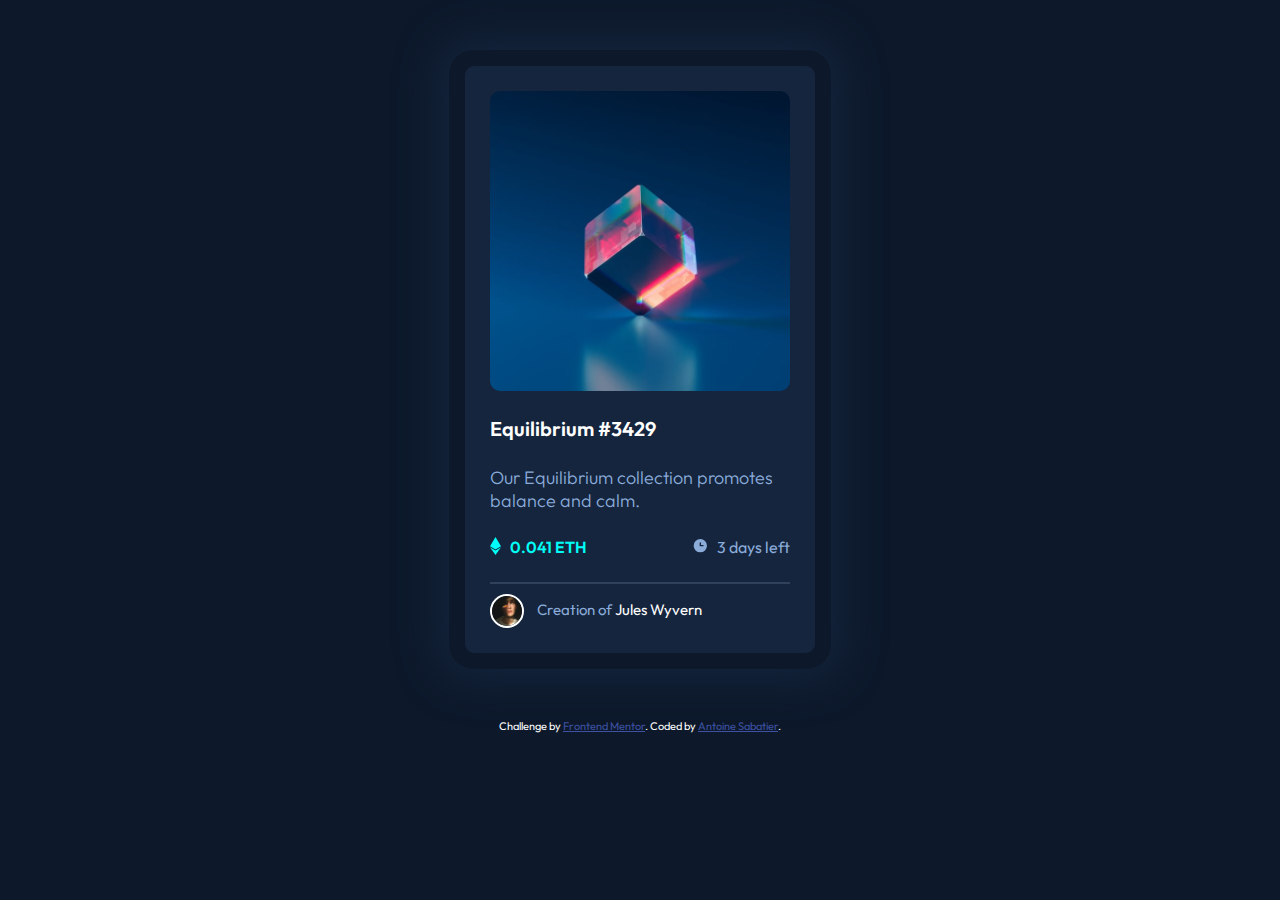
<file: index.html>
<!DOCTYPE html>
<html lang="en">

<head>
  <meta charset="UTF-8">
  <meta name="viewport" content="width=device-width, initial-scale=1.0">
  <!-- displays site properly based on user's device -->

  <link rel="icon" type="image/png" sizes="32x32" href="./images/favicon-32x32.png">
  <link rel="stylesheet" href="style.css" />
  <link href="https://fonts.googleapis.com/css2?family=Outfit:wght@300;400;600&display=swap" rel="stylesheet">

  <title>Frontend Mentor | NFT preview card component</title>

  <!-- Feel free to remove these styles or customise in your own stylesheet 👍 -->
  <style>

  </style>
</head>

<body>
  <div class="carte">
    <div class="image"></div>
    <div class="zone-nom">Equilibrium #3429</div>
    <div class="zone-description">Our Equilibrium collection promotes balance and calm.</div>
    <div class="zone-valeur">0.041 ETH</div>
    <div class="zone-duree">3 days left</div>
    <div class="zone-createur"><img class="perso" src="images/image-avatar.png"> Creation of <span class="nom">Jules
        Wyvern</span></div>
  </div>
  <div class="attribution">
    Challenge by <a href="https://www.frontendmentor.io?ref=challenge" target="_blank">Frontend Mentor</a>.
    Coded by <a href="#">Antoine Sabatier</a>.
  </div>
</body>

</html>
</file>
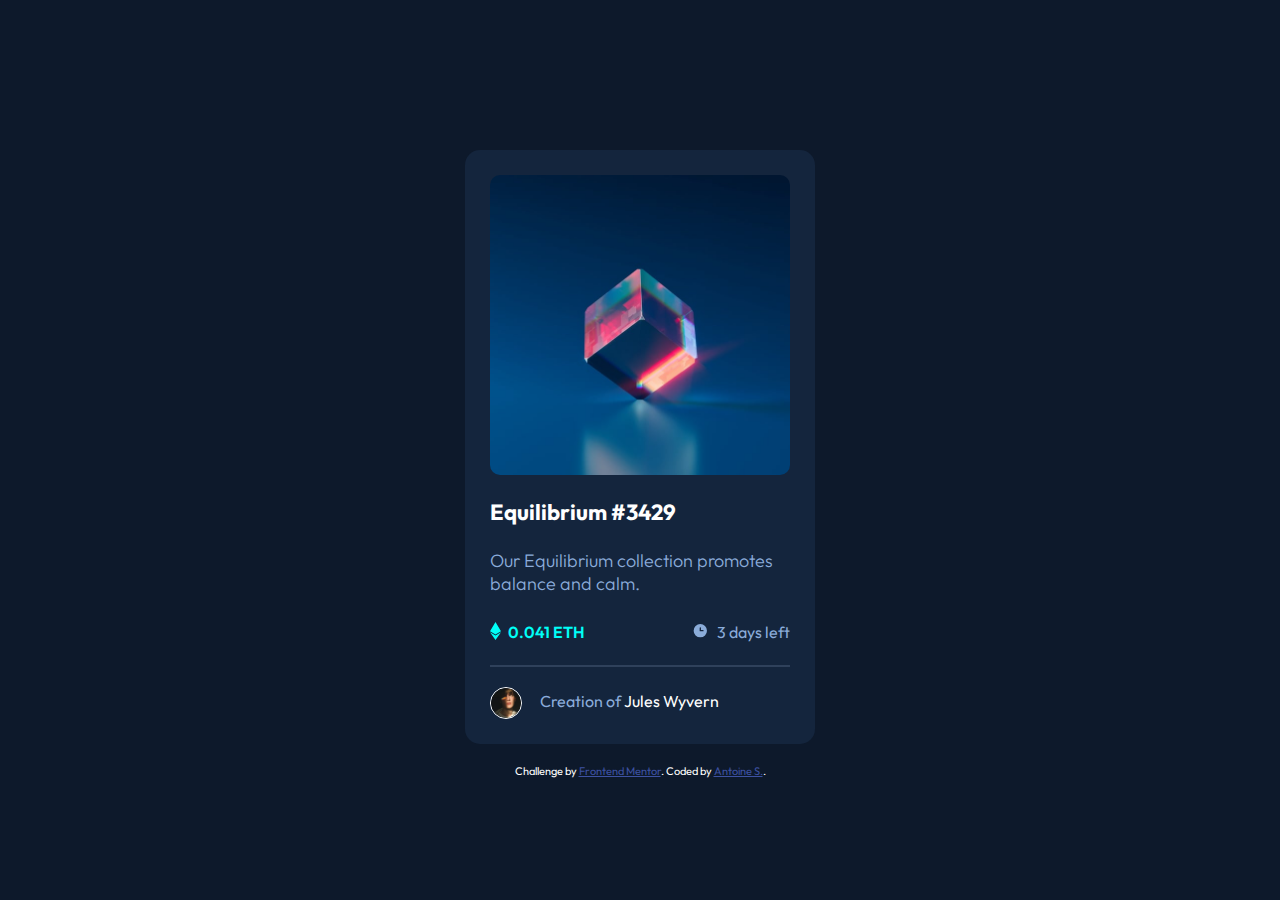
<file: nft-preview-card/index.html>
<!DOCTYPE html>
<html lang="en">

<head>
  <meta charset="UTF-8">
  <meta name="viewport" content="width=device-width, initial-scale=1.0">

  <link rel="icon" type="image/png" sizes="32x32" href="./images/favicon-32x32.png">
  <link rel="stylesheet" href="style.css" />
  <link href="https://fonts.googleapis.com/css2?family=Outfit:wght@300;400;600&display=swap" rel="stylesheet">

  <title>Frontend Mentor | NFT preview card component</title>

</head>

<body>
  <main class="carte">
    <div class="image" title="Equilibrium representation"></div>
    <h1 class="zone-nom">Equilibrium #3429</h1>
    <div class="zone-description">Our Equilibrium collection promotes balance and calm.</div>
    <div class="zone-valeur">0.041 ETH</div>
    <div class="zone-duree">3 days left</div>
    <div class="zone-createur"><img class="perso" alt="Jules Wyvern" src="images/image-avatar.png"> Creation of <span class="nom">Jules
        Wyvern</span></div>
    </main>
  <footer class="attribution">
    Challenge by <a href="https://www.frontendmentor.io?ref=challenge" target="_blank">Frontend Mentor</a>.
    Coded by <a href="https://github.com/antoines21/" target="_blank">Antoine S.</a>.
  </footer>
</body>

</html>
</file>
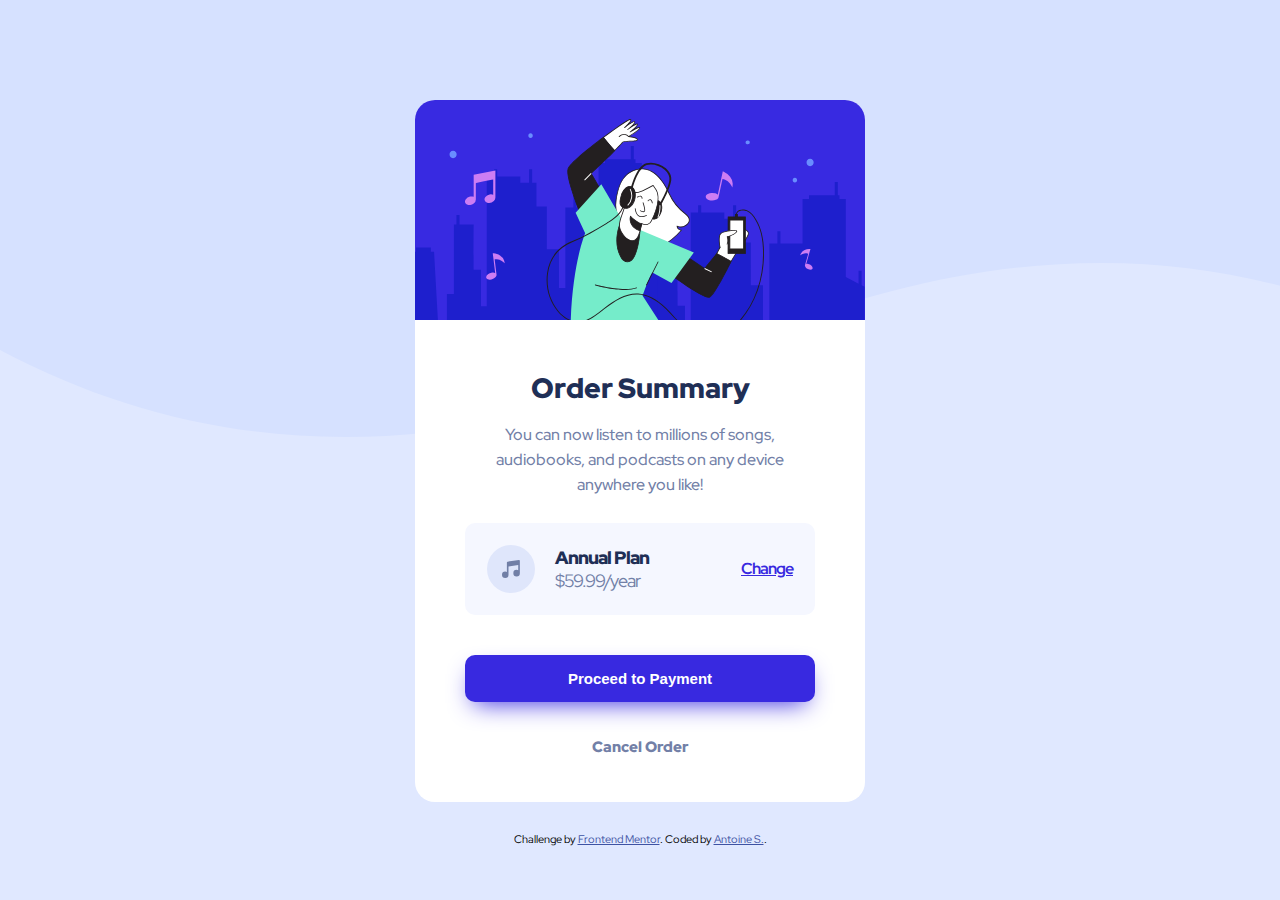
<file: order-summary/index.html>
<!DOCTYPE html>
<html lang="en">

<head>
  <meta charset="UTF-8">
  <meta name="viewport" content="width=device-width, initial-scale=1.0">

  <link rel="icon" type="image/png" sizes="32x32" href="./images/favicon-32x32.png">
  <link rel="stylesheet" href="style.css" />
  <link rel="preconnect" href="https://fonts.googleapis.com">
  <link rel="preconnect" href="https://fonts.gstatic.com" crossorigin>
  <link href="https://fonts.googleapis.com/css2?family=Red+Hat+Display:wght@500;700;900&display=swap" rel="stylesheet">
  <title>Frontend Mentor | Order summary card</title>

</head>

<body>
  <main class="card">
    <img alt="person listneing to music" src="images/illustration-hero.svg" class="card__hero">
    <div class="card__content">
      <h1 class="card__content__title">Order Summary</h1>

      <p class="card__content__description">You can now listen to millions of songs, audiobooks, and podcasts on any
        device
        anywhere you like!</p>
      <div class="card__content__price">
        <img alt="music logo" src="images/icon-music.svg">
        <div class="card__content__price__plan">
          <div class="card__content__price__plan__title">Annual Plan</div>
          <div class="card__content__price__plan__price">$59.99/year</div>
        </div>
        <div class="card__content__price__change">Change</div>
      </div>

      <button class="card__content__paiement">Proceed to Payment</button>
      <div class="card__content__cancel">Cancel Order</div>
    </div>
  </main>
  <footer>
    <div class="attribution">
      Challenge by <a href="https://www.frontendmentor.io?ref=challenge" target="_blank">Frontend Mentor</a>.
      Coded by <a href="https://github.com/antoines21/">Antoine S.</a>.
    </div>
  </footer>
</body>

</html>
</file>
<file: style.css>
.attribution {
    font-size: 11px;
    text-align: center;
    color: white;
    font-family: 'Outfit';
    margin-top: 20px;
}

.attribution a {
    color: hsl(228, 45%, 44%);
}

body {
    background-color: hsl(217, 54%, 11%);
}

.carte {
    background-color: hsl(216, 50%, 16%);
    display: grid;
    grid-gap: 25px;
    width: 300px;
    border: 1rem solid;
    border-radius: 25px;
    border-color: hsl(217, 54%, 11%);
    box-shadow: 0px 0px 40px 10px hsl(216deg 50% 16%);
    margin: 50px auto;
    padding: 25px;
}

.image {
    grid-column: 1/3;
    grid-row: 1;
    position: relative;
    width: 300px;
    border-radius: 10px;
    height: 300px;
    background-image: url(images/image-equilibrium.jpg);
    background-size: contain;
}

.image::before {
    content: "";
    position: absolute;
    height: 100%;
    width: 100%;
    transition: all 0.5s;
    opacity: 0;
    background: url(images/icon-view.svg);
    background-repeat: no-repeat;
    background-position: center;
}

.image:hover::before {
    opacity: 1;
    background-color: hsl(178deg 100% 50% / 30%);
    border-radius: 10px;
}

.zone-nom {
    grid-column: 1/3;
    grid-row: 2;
    font-family: 'Outfit', sans-serif;
    color: hsl(0, 0%, 100%);
    font-weight: 600;
    font-size: 20px;
}

.zone-nom:hover {
    color: hsl(178, 100%, 50%);
}

.zone-description {
    grid-column: 1/3;
    grid-row: 3;
    color: hsl(215, 51%, 70%);
    font-family: 'Outfit', sans-serif;
    font-weight: 300;
    font-size: 18px;
}

.zone-valeur {
    grid-column: 1;
    grid-row: 4;
    font-family: 'Outfit', sans-serif;
    color: hsl(178, 100%, 50%);
    font-weight: 600;
}

.zone-valeur::before {
    content: "";
    position: relative;
    height: 100%;
    width: 100%;
    background: url(images/icon-ethereum.svg);
    background-repeat: no-repeat;
    padding-right: 20px;
}

.zone-duree {
    grid-column: 2;
    grid-row: 4;
    text-align: end;
    color: hsl(215, 51%, 70%);
    font-family: 'Outfit', sans-serif;
    font-weight: 400;
}

.zone-duree::before {
    content: "";
    position: relative;
    height: 100%;
    width: 100%;
    background: url(images/icon-clock.svg);
    background-repeat: no-repeat;
    padding-right: 25px;
}

.zone-createur {
    grid-column: 1/3;
    grid-row: 5;
    color: hsl(215, 51%, 70%);
    font-family: 'Outfit', sans-serif;
    border-top: 2px solid hsl(215, 32%, 27%);
    font-weight: 400;
    font-size: 15px;
    padding-top: 10px;
}

.nom {
    color: hsl(0, 0%, 100%);
}

.nom:hover {
    color: hsl(178, 100%, 50%);
}

.perso {
    width: 30px;
    border: 2px solid hsl(0, 0%, 100%);
    border-radius: 50px;
    margin-right: 10px;
    vertical-align: middle;
}

.icone {
    margin-right: 7px;
}
</file>
<file: nft-preview-card/style.css>
.attribution {
    font-size: 11px;
    text-align: center;
    color: white;
    font-family: 'Outfit';
    margin-top: 20px;
}

.attribution a {
    color: hsl(228, 45%, 44%);
}

body {
    background-color: hsl(217, 54%, 11%);
}

.carte {
    background-color: hsl(216, 50%, 16%);
    display: grid;
    grid-gap: 23px;
    width: 300px;
    border-radius: 15px;
    margin: 150px auto 20px;
    padding: 25px;
}

.image {
    grid-column: 1/3;
    grid-row: 1;
    position: relative;
    width: 300px;
    border-radius: 10px;
    height: 300px;
    background-image: url(images/image-equilibrium.jpg);
    background-size: contain;
}

.image::before {
    content: "";
    position: absolute;
    height: 100%;
    width: 100%;
    transition: all 0.5s;
    opacity: 0;
    background: url(images/icon-view.svg);
    background-repeat: no-repeat;
    background-position: center;
}

.image:hover::before {
    opacity: 1;
    background-color: hsl(178deg 100% 50% / 30%);
    border-radius: 10px;
}

.zone-nom {
    grid-column: 1/3;
    grid-row: 2;
    font-family: 'Outfit', sans-serif;
    color: hsl(0, 0%, 100%);
    font-size: 22px;
    margin: initial;
}

.zone-nom:hover {
    color: hsl(178, 100%, 50%);
}

.zone-description {
    grid-column: 1/3;
    grid-row: 3;
    color: hsl(215, 51%, 70%);
    font-family: 'Outfit', sans-serif;
    font-weight: 300;
    font-size: 18px;
    margin-bottom: 4px;
}

.zone-valeur {
    grid-column: 1;
    grid-row: 4;
    font-family: 'Outfit', sans-serif;
    color: hsl(178, 100%, 50%);
    font-weight: 600;
}

.zone-valeur::before {
    content: "";
    position: relative;
    height: 100%;
    width: 100%;
    background: url(images/icon-ethereum.svg);
    background-repeat: no-repeat;
    padding-right: 18px;
}

.zone-duree {
    grid-column: 2;
    grid-row: 4;
    text-align: end;
    color: hsl(215, 51%, 70%);
    font-family: 'Outfit', sans-serif;
    font-weight: 400;
}

.zone-duree::before {
    content: "";
    position: relative;
    height: 100%;
    width: 100%;
    background: url(images/icon-clock.svg);
    background-repeat: no-repeat;
    padding-right: 25px;
}

.zone-createur {
    grid-column: 1/3;
    grid-row: 5;
    color: hsl(215, 51%, 70%);
    font-family: 'Outfit', sans-serif;
    border-top: 2px solid hsl(215, 32%, 27%);
    font-weight: 400;
    font-size: 16px;
    padding-top: 20px;
}

.nom {
    color: hsl(0, 0%, 100%);
}

.nom:hover {
    color: hsl(178, 100%, 50%);
}

.perso {
    width: 30px;
    border: 1px solid hsl(0, 0%, 100%);
    border-radius: 50px;
    margin-right: 15px;
    vertical-align: middle;
}

.icone {
    margin-right: 7px;
}

@media only screen and (max-width: 600px) {
    body {
        zoom: 85%;
    }

    .carte {
        margin: 75px auto 20px;
    }
}
</file>
<file: order-summary/style.css>
:root {
    /* Primary */
    --pale-blue: hsl(225, 100%, 94%);
    --bright-blue: hsl(245, 75%, 52%);
    /* Neutral */
    --very-pale-blue: hsl(225, 100%, 98%);
    --desatured-blue: hsl(224, 23%, 55%);
    --dark-blue: hsl(223, 47%, 23%);
}

.card {
    margin: 100px auto 30px;
    width: 450px;
    background-color: white;
    display: flex;
    flex-direction: column;
    border-radius: 20px;
    overflow: hidden;
    font-family: 'Red Hat Display', sans-serif;
}

body {
    background-color: var(--pale-blue);
    background-image: url(images/pattern-background-desktop.svg);
    background-repeat: no-repeat;
}

@media only screen and (max-width: 600px)  {
    body {
        background-image: url(images/pattern-background-mobile.svg);
        zoom: 72%;
    }
}

.card__content__title {
    font-weight: 900;
    text-align: center;
    font-size: 28px;
    color: var(--dark-blue);
    margin-bottom: 5px;
}

.card__content__description {
    font-size: 16px;
    font-weight: 500;
    text-align: center;
    color: var(--desatured-blue);
    margin-top: 0;
    line-height: 25px;
}

.card__content__price {
    background-color: var(--very-pale-blue);
    border-radius: 10px;
    display: flex;
    align-items: center;
    justify-content: space-around;
    padding: 22px;
    margin-bottom: 30px;
    letter-spacing: -1px;
}

.card__content {
    padding: 30px 50px;
    display: flex;
    flex-direction: column;
    gap: 10px;
}

.card__content__cancel {
    text-align: center;
    font-weight: 900;
    color: var(--desatured-blue);
    font-size: 15px;
    margin-bottom: 15px;
}

.card__content__cancel:hover {
    cursor: pointer;
    color: var(--dark-blue);
}

.card__content__price__plan__price {
    color: var(--desatured-blue);
}

.card__content__paiement {
    background-color: var(--bright-blue);
    color: white;
    border-radius: 10px;
    padding: 15px;
    font-weight: 700;
    border: none;
    box-shadow: 0px 10px 25px -9px var(--bright-blue);
    margin-bottom: 25px;
    font-size: 15px;
}

.card__content__paiement:hover {
    background-color: var(--bright-blue);
    opacity: 0.7;
    cursor: pointer;
}

.card__content__price__plan__title {
    font-weight: 900;
    color: var(--dark-blue);
}

.card__content__price__change {
    color: var(--bright-blue);
    font-weight: 700;
    text-decoration: underline;
}

.card__content__price__change:hover {
    opacity: 0.7;
    cursor: pointer;
}

.card__content__price__plan {
    flex: auto;
    margin-left: 20px;
    font-size: 18px;
}

.attribution {
    font-size: 11px;
    text-align: center;
    font-family: 'Red Hat Display', sans-serif;
}

.attribution a {
    color: hsl(228, 45%, 44%);
}
</file>
